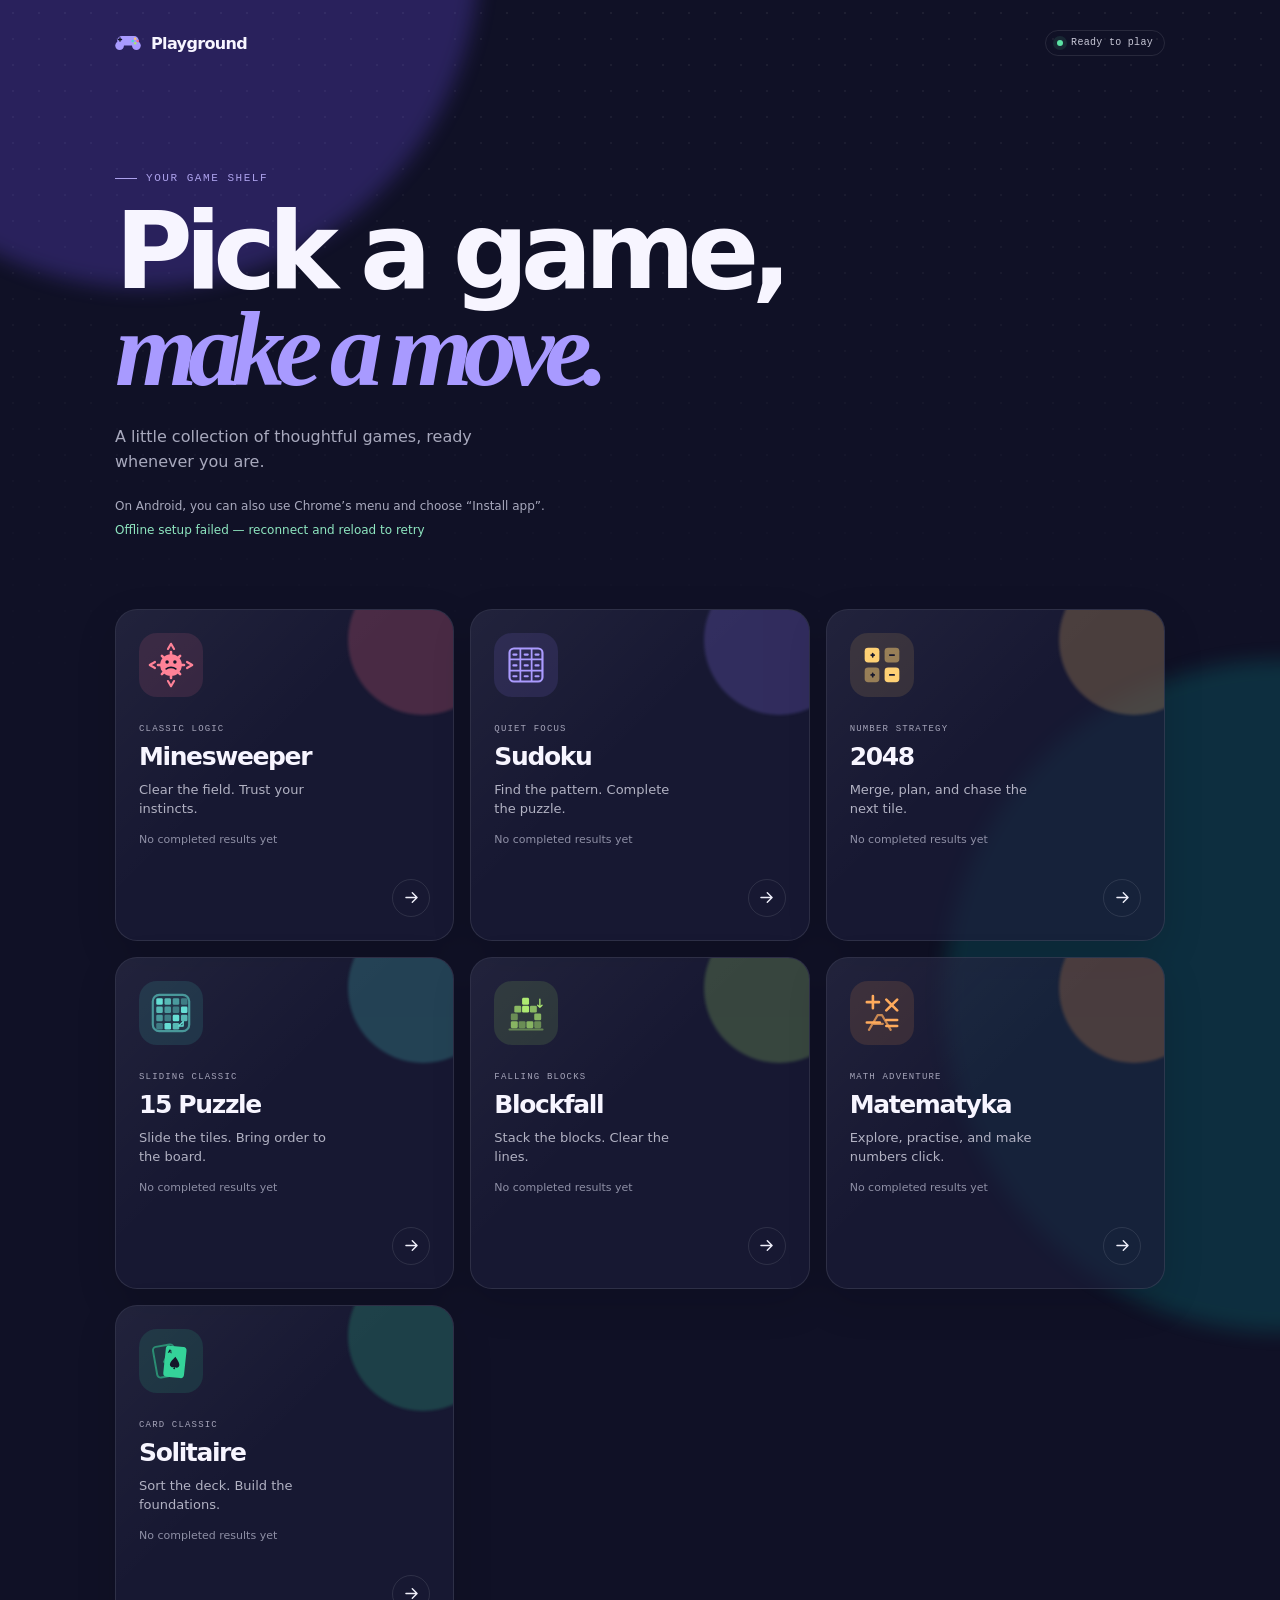
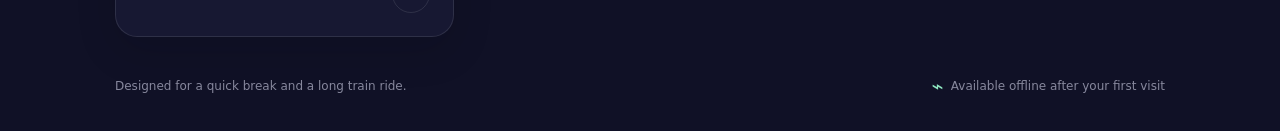
<file: index.html>
<!doctype html>
<html lang="en">
  <head>
    <meta charset="UTF-8" />
    <meta name="viewport" content="width=device-width, initial-scale=1.0" />
    <meta
      name="description"
      content="A beautifully simple, offline-ready collection of Grzegorz Perkowski's games."
    />
    <meta name="theme-color" content="#10132a" />
    <link rel="manifest" href="manifest.webmanifest" />
    <link rel="icon" href="assets/icon.svg" type="image/svg+xml" />
    <link rel="apple-touch-icon" href="assets/apple-touch-icon.png" />
    <link rel="stylesheet" href="styles.css" />
    <title>Playground — Game Collection</title>
  </head>
  <body>
    <div class="ambient ambient-one" aria-hidden="true"></div>
    <div class="ambient ambient-two" aria-hidden="true"></div>

    <main class="page-shell">
      <header class="topbar">
        <a class="brand" href="#top" aria-label="Playground home">
          <span class="brand-mark" aria-hidden="true">
            <svg viewBox="-214 -82 428 236" fill="none" xmlns="http://www.w3.org/2000/svg">
              <rect x="-178" y="-78" width="356" height="156" rx="78" fill="#A89AFF"/>
              <circle cx="-138" cy="78" r="72" fill="#A89AFF"/>
              <circle cx="138" cy="78" r="72" fill="#A89AFF"/>
              <rect x="-168" y="-32" width="72" height="22" rx="7" fill="#101126"/>
              <rect x="-143" y="-57" width="22" height="72" rx="7" fill="#101126"/>
              <circle cx="118" cy="-36" r="20" fill="#FFC66B"/>
              <circle cx="158" cy="2" r="20" fill="#FA6F88"/>
              <circle cx="78" cy="2" r="20" fill="#50D7D0"/>
              <circle cx="118" cy="40" r="20" fill="#A8E76D"/>
            </svg>
          </span>
          <span>Playground</span>
        </a>
        <div class="connection" aria-live="polite">
          <span class="connection-dot"></span>
          <span class="connection-label">Ready to play</span>
        </div>
      </header>

      <section class="intro" id="top">
        <p class="eyebrow"><span></span> YOUR GAME SHELF</p>
        <h1>Pick a game,<br /><em>make a move.</em></h1>
        <p class="lede">
          A little collection of thoughtful games, ready whenever you are.
        </p>
        <div class="pwa-actions" aria-label="App controls">
          <button id="install-button" type="button" hidden>Install Playground</button>
          <p id="install-help">On Android, you can also use Chrome’s menu and choose “Install app”.</p>
          <p id="offline-status" role="status" aria-live="polite">Preparing offline games…</p>
        </div>
        <aside id="update-panel" class="update-panel" role="status" hidden>
          <span>Update available. Your current game is saved before reload.</span>
          <button id="update-button" type="button">Reload</button>
        </aside>
      </section>

      <section class="game-grid" aria-label="Games">
        <a
          class="game-card minesweeper"
          href="apps/minesweeper/index.html"
          data-goatcounter-click="minesweeper"
          data-goatcounter-referrer="mygame"
          aria-label="Open Minesweeper"
        >
          <span class="card-glow" aria-hidden="true"></span>
          <span class="game-icon icon-mine" aria-hidden="true">
            <svg viewBox="0 0 120 120" fill="none" xmlns="http://www.w3.org/2000/svg">
              <path d="M60 30v60M30 60h60M39 39l42 42M81 39 39 81" stroke="currentColor" stroke-width="6" stroke-linecap="round"/>
              <path d="m53 23 7-12 7 12M53 97l7 12 7-12M23 53 11 60l12 7M97 53l12 7-12 7" stroke="currentColor" stroke-width="5" stroke-linecap="round" stroke-linejoin="round"/>
              <circle cx="60" cy="60" r="25" fill="currentColor"/>
              <circle cx="51" cy="53" r="4" fill="#14162a"/><circle cx="69" cy="53" r="4" fill="#14162a"/>
              <path d="M49 69c6-5 16-5 22 0" stroke="#14162a" stroke-width="4" stroke-linecap="round"/>
            </svg>
          </span>
          <span class="game-info">
            <span class="game-type">CLASSIC LOGIC</span>
            <span class="game-title">Minesweeper</span>
            <span class="game-description">Clear the field. Trust your instincts.</span>
            <span class="device-result" data-result="minesweeper">No completed results yet</span>
          </span>
          <span class="open-game" aria-hidden="true">
            <svg viewBox="0 0 24 24" fill="none"><path d="M5 12h13M13 6l6 6-6 6" stroke="currentColor" stroke-width="1.8" stroke-linecap="round" stroke-linejoin="round"/></svg>
          </span>
        </a>

        <a
          class="game-card sudoku"
          href="apps/sudoku/index.html"
          data-goatcounter-click="sudoku"
          data-goatcounter-referrer="mygame"
          aria-label="Open Sudoku"
        >
          <span class="card-glow" aria-hidden="true"></span>
          <span class="game-icon icon-sudoku" aria-hidden="true">
            <svg viewBox="0 0 120 120" fill="none" xmlns="http://www.w3.org/2000/svg">
              <rect x="22" y="22" width="76" height="76" rx="10" stroke="currentColor" stroke-width="5"/>
              <path d="M47 23v74M73 23v74M23 47h74M23 73h74" stroke="currentColor" stroke-width="4"/>
              <path d="M31 36h7M57 36h7M82 36h7M31 61h7M57 61h7M82 61h7M31 86h7M57 86h7M82 86h7" stroke="currentColor" stroke-width="5" stroke-linecap="round"/>
            </svg>
          </span>
          <span class="game-info">
            <span class="game-type">QUIET FOCUS</span>
            <span class="game-title">Sudoku</span>
            <span class="game-description">Find the pattern. Complete the puzzle.</span>
            <span class="device-result" data-result="sudoku">No completed results yet</span>
          </span>
          <span class="open-game" aria-hidden="true">
            <svg viewBox="0 0 24 24" fill="none"><path d="M5 12h13M13 6l6 6-6 6" stroke="currentColor" stroke-width="1.8" stroke-linecap="round" stroke-linejoin="round"/></svg>
          </span>
        </a>

        <a
          class="game-card twenty-forty-eight"
          href="apps/2048/index.html"
          data-goatcounter-click="2048"
          data-goatcounter-referrer="mygame"
          aria-label="Open 2048"
        >
          <span class="card-glow" aria-hidden="true"></span>
          <span class="game-icon icon-2048" aria-hidden="true">
            <svg viewBox="0 0 120 120" fill="none" xmlns="http://www.w3.org/2000/svg">
              <rect x="20" y="20" width="34" height="34" rx="8" fill="currentColor"/>
              <rect x="66" y="20" width="34" height="34" rx="8" fill="currentColor" opacity=".48"/>
              <rect x="20" y="66" width="34" height="34" rx="8" fill="currentColor" opacity=".48"/>
              <rect x="66" y="66" width="34" height="34" rx="8" fill="currentColor"/>
              <path d="M35 37h7m-3.5-3.5V41M78 37h10M35 83h7m-3.5-3.5V87M78 83h10" stroke="#17182d" stroke-width="4" stroke-linecap="round"/>
            </svg>
          </span>
          <span class="game-info">
            <span class="game-type">NUMBER STRATEGY</span>
            <span class="game-title">2048</span>
            <span class="game-description">Merge, plan, and chase the next tile.</span>
            <span class="device-result" data-result="2048">No completed results yet</span>
          </span>
          <span class="open-game" aria-hidden="true">
            <svg viewBox="0 0 24 24" fill="none"><path d="M5 12h13M13 6l6 6-6 6" stroke="currentColor" stroke-width="1.8" stroke-linecap="round" stroke-linejoin="round"/></svg>
          </span>
        </a>

        <a
          class="game-card fifteen-puzzle"
          href="apps/15puzzle/index.html"
          data-goatcounter-click="15puzzle"
          data-goatcounter-referrer="mygame"
          aria-label="Open 15 Puzzle"
        >
          <span class="card-glow" aria-hidden="true"></span>
          <span class="game-icon icon-fifteen-puzzle" aria-hidden="true">
            <svg viewBox="0 0 120 120" fill="none" xmlns="http://www.w3.org/2000/svg">
              <rect x="18" y="18" width="84" height="84" rx="15" stroke="currentColor" stroke-width="5" opacity=".58"/>
              <g fill="currentColor">
                <rect x="26" y="26" width="15" height="15" rx="3"/>
                <rect x="45" y="26" width="15" height="15" rx="3" opacity=".78"/>
                <rect x="64" y="26" width="15" height="15" rx="3" opacity=".6"/>
                <rect x="83" y="26" width="15" height="15" rx="3" opacity=".42"/>
                <rect x="26" y="45" width="15" height="15" rx="3" opacity=".78"/>
                <rect x="45" y="45" width="15" height="15" rx="3" opacity=".6"/>
                <rect x="64" y="45" width="15" height="15" rx="3" opacity=".42"/>
                <rect x="83" y="45" width="15" height="15" rx="3"/>
                <rect x="26" y="64" width="15" height="15" rx="3" opacity=".6"/>
                <rect x="45" y="64" width="15" height="15" rx="3" opacity=".42"/>
                <rect x="64" y="64" width="15" height="15" rx="3"/>
                <rect x="83" y="64" width="15" height="15" rx="3" opacity=".78"/>
                <rect x="26" y="83" width="15" height="15" rx="3" opacity=".42"/>
                <rect x="45" y="83" width="15" height="15" rx="3"/>
                <rect x="64" y="83" width="15" height="15" rx="3" opacity=".78"/>
              </g>
              <path d="M88 80v10H78" stroke="currentColor" stroke-width="3" stroke-linecap="round" stroke-linejoin="round"/>
              <path d="m79 89 9-9" stroke="currentColor" stroke-width="3" stroke-linecap="round"/>
            </svg>
          </span>
          <span class="game-info">
            <span class="game-type">SLIDING CLASSIC</span>
            <span class="game-title">15 Puzzle</span>
            <span class="game-description">Slide the tiles. Bring order to the board.</span>
            <span class="device-result" data-result="15puzzle">No completed results yet</span>
          </span>
          <span class="open-game" aria-hidden="true">
            <svg viewBox="0 0 24 24" fill="none"><path d="M5 12h13M13 6l6 6-6 6" stroke="currentColor" stroke-width="1.8" stroke-linecap="round" stroke-linejoin="round"/></svg>
          </span>
        </a>

        <a
          class="game-card blockfall"
          href="apps/blockfall/index.html"
          data-goatcounter-click="blockfall"
          data-goatcounter-referrer="mygame"
          aria-label="Open Blockfall"
        >
          <span class="card-glow" aria-hidden="true"></span>
          <span class="game-icon icon-blockfall" aria-hidden="true">
            <svg viewBox="0 0 120 120" fill="none" xmlns="http://www.w3.org/2000/svg">
              <path d="M22 98h76" stroke="currentColor" stroke-width="5" stroke-linecap="round" opacity=".42"/>
              <g fill="currentColor" opacity=".7">
                <rect x="25" y="79" width="16" height="16" rx="3"/>
                <rect x="43" y="79" width="16" height="16" rx="3" opacity=".68"/>
                <rect x="61" y="79" width="16" height="16" rx="3"/>
                <rect x="79" y="79" width="16" height="16" rx="3" opacity=".68"/>
                <rect x="25" y="61" width="16" height="16" rx="3" opacity=".68"/>
                <rect x="79" y="61" width="16" height="16" rx="3"/>
              </g>
              <g fill="currentColor">
                <rect x="51" y="25" width="16" height="16" rx="3"/>
                <rect x="33" y="43" width="16" height="16" rx="3" opacity=".72"/>
                <rect x="51" y="43" width="16" height="16" rx="3"/>
                <rect x="69" y="43" width="16" height="16" rx="3" opacity=".72"/>
              </g>
              <path d="M92 28v19m0 0-5-5m5 5 5-5" stroke="currentColor" stroke-width="3" stroke-linecap="round" stroke-linejoin="round"/>
            </svg>
          </span>
          <span class="game-info">
            <span class="game-type">FALLING BLOCKS</span>
            <span class="game-title">Blockfall</span>
            <span class="game-description">Stack the blocks. Clear the lines.</span>
            <span class="device-result" data-result="blockfall">No completed results yet</span>
          </span>
          <span class="open-game" aria-hidden="true">
            <svg viewBox="0 0 24 24" fill="none"><path d="M5 12h13M13 6l6 6-6 6" stroke="currentColor" stroke-width="1.8" stroke-linecap="round" stroke-linejoin="round"/></svg>
          </span>
        </a>

        <a
          class="game-card matematyka"
          href="apps/matematyka/index.html"
          data-goatcounter-click="matematyka"
          data-goatcounter-referrer="mygame"
          aria-label="Open Matematyka"
        >
          <span class="card-glow" aria-hidden="true"></span>
          <span class="game-icon icon-matematyka" aria-hidden="true">
            <svg viewBox="0 0 120 120" fill="none" xmlns="http://www.w3.org/2000/svg">
              <path d="M25 35h28M39 21v28M70 29l25 25M95 29 70 54M25 82h30M70 76h25M70 90h25" stroke="currentColor" stroke-width="6" stroke-linecap="round" stroke-linejoin="round"/>
              <path d="M30 99 50 65h10l20 34M38 85h24" stroke="currentColor" stroke-width="5" stroke-linecap="round" stroke-linejoin="round" opacity=".72"/>
            </svg>
          </span>
          <span class="game-info">
            <span class="game-type">MATH ADVENTURE</span>
            <span class="game-title">Matematyka</span>
            <span class="game-description">Explore, practise, and make numbers click.</span>
            <span class="device-result" data-result="matematyka">No completed results yet</span>
          </span>
          <span class="open-game" aria-hidden="true">
            <svg viewBox="0 0 24 24" fill="none"><path d="M5 12h13M13 6l6 6-6 6" stroke="currentColor" stroke-width="1.8" stroke-linecap="round" stroke-linejoin="round"/></svg>
          </span>
        </a>

        <a
          class="game-card solitaire"
          href="apps/solitaire/index.html"
          data-goatcounter-click="solitaire"
          data-goatcounter-referrer="mygame"
          aria-label="Open Solitaire"
        >
          <span class="card-glow" aria-hidden="true"></span>
          <span class="game-icon icon-solitaire" aria-hidden="true">
            <svg viewBox="0 0 120 120" fill="none" xmlns="http://www.w3.org/2000/svg">
              <rect x="23" y="24" width="48" height="72" rx="8" transform="rotate(-10 47 60)" stroke="currentColor" stroke-width="4.5" opacity=".55"/>
              <path d="M47 53l6 8-6 8-6-8z" transform="rotate(-10 47 60)" fill="currentColor" opacity=".55"/>
              <g transform="rotate(6 69 62)">
                <rect x="45" y="26" width="48" height="72" rx="8" fill="currentColor"/>
                <path d="M53.5 35h3l3 8h-1.8l-.6-1.7h-4.2l-.6 1.7h-1.8zm2.5 4.8h3l-1.5-4.2z" fill="#14162a"/>
                <path d="M69 50c-4 5.5-11 12.5-11 18.5a6.5 6.5 0 0 0 10.2 5.3l-1.7 5.2h5l-1.7-5.2A6.5 6.5 0 0 0 80 68.5c0-6-7-13-11-18.5z" fill="#14162a"/>
              </g>
            </svg>
          </span>
          <span class="game-info">
            <span class="game-type">CARD CLASSIC</span>
            <span class="game-title">Solitaire</span>
            <span class="game-description">Sort the deck. Build the foundations.</span>
            <span class="device-result" data-result="solitaire">No completed results yet</span>
          </span>
          <span class="open-game" aria-hidden="true">
            <svg viewBox="0 0 24 24" fill="none"><path d="M5 12h13M13 6l6 6-6 6" stroke="currentColor" stroke-width="1.8" stroke-linecap="round" stroke-linejoin="round"/></svg>
          </span>
        </a>
      </section>

      <footer>
        <p>Designed for a quick break and a long train ride.</p>
        <p class="offline-note"><span class="offline-icon">⌁</span> Available offline after your first visit</p>
      </footer>
    </main>
    <script src="app.js"></script>
    <script src="pwa/register.js" defer></script>
  <script data-goatcounter="https://mygame.goatcounter.com/count" async src="https://gc.zgo.at/count.js"></script>
</body>
</html>
</file>
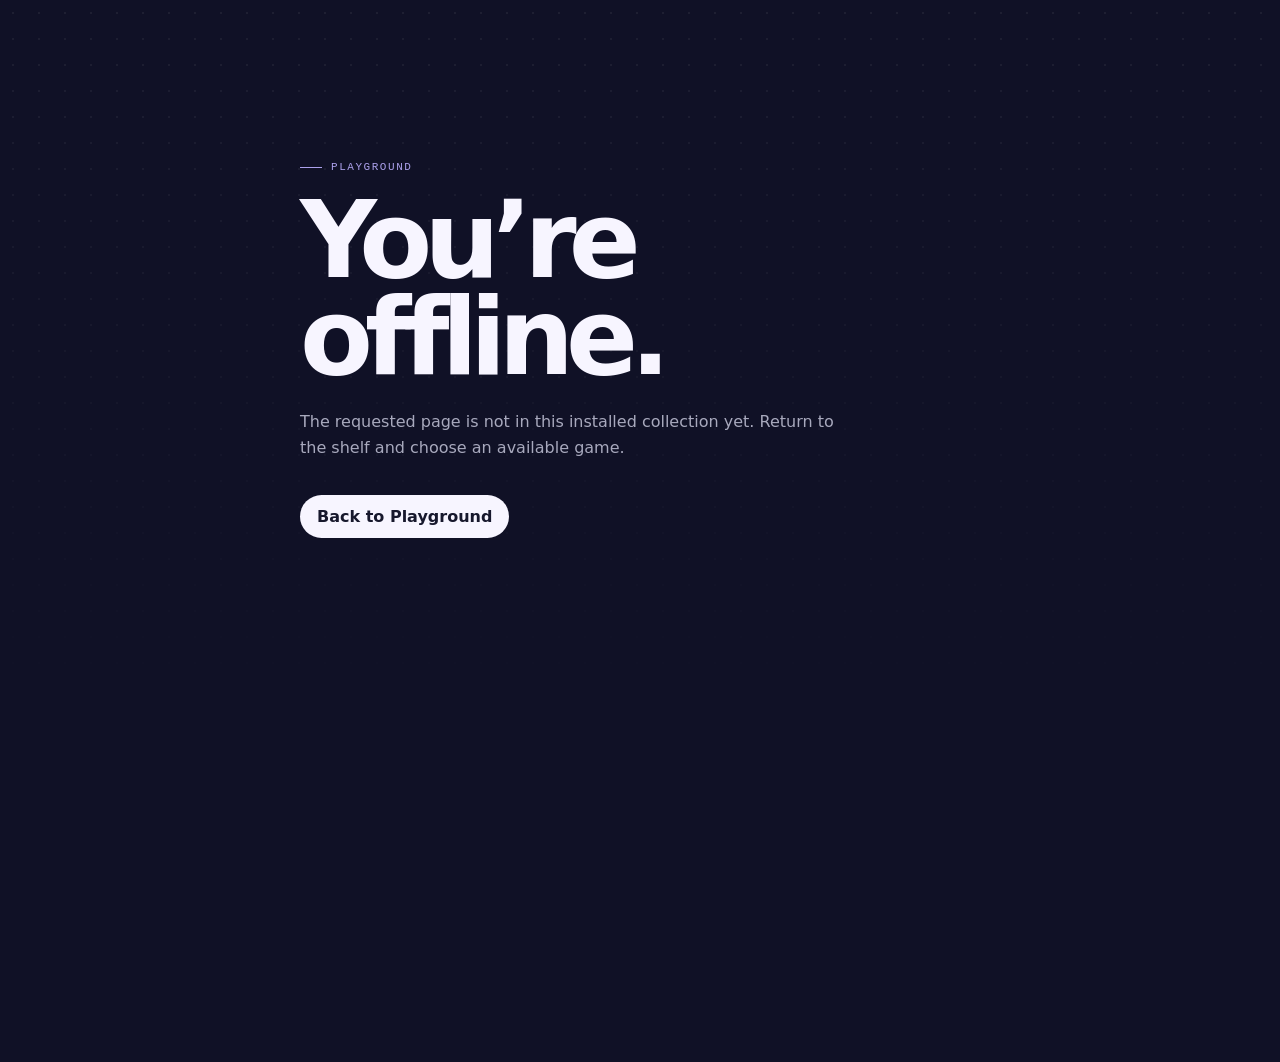
<file: offline.html>
<!doctype html>
<html lang="en">
<head><meta charset="utf-8"><meta name="viewport" content="width=device-width"><meta name="theme-color" content="#10132a"><title>Playground is offline</title><link rel="stylesheet" href="styles.css"></head>
<body><main class="offline-page"><p class="eyebrow"><span></span> PLAYGROUND</p><h1>You’re offline.</h1><p>The requested page is not in this installed collection yet. Return to the shelf and choose an available game.</p><a href="./">Back to Playground</a></main></body>
</html>
</file>
<file: styles.css>
:root {
  color-scheme: dark;
  --ink: #f7f5ff;
  --muted: #a8a9bd;
  --surface: rgba(28, 29, 57, 0.67);
  --line: rgba(255, 255, 255, 0.1);
  --background: #101126;
}

* { box-sizing: border-box; }
html { scroll-behavior: smooth; }
body {
  min-width: 320px;
  min-height: 100vh;
  margin: 0;
  overflow-x: hidden;
  color: var(--ink);
  background: var(--background);
  font-family: Inter, ui-sans-serif, system-ui, -apple-system, BlinkMacSystemFont, "Segoe UI", sans-serif;
}

body::before {
  position: fixed;
  z-index: -2;
  inset: 0;
  content: "";
  background-image: radial-gradient(rgba(255,255,255,.06) 1px, transparent 1px);
  background-size: 26px 26px;
  mask-image: linear-gradient(to bottom, black, transparent 84%);
}

.ambient { position: fixed; z-index: -1; width: 42rem; aspect-ratio: 1; border-radius: 50%; filter: blur(10px); opacity: .25; pointer-events: none; }
.ambient-one { top: -24rem; left: -12rem; background: #7555ff; }
.ambient-two { right: -21rem; bottom: -27rem; background: #00b9b1; opacity: .18; }
.page-shell { width: min(100% - 48px, 1050px); margin: 0 auto; padding: 30px 0 38px; }

.topbar { display: flex; align-items: center; justify-content: space-between; }
.brand { display: inline-flex; align-items: center; gap: 10px; color: var(--ink); font-weight: 700; text-decoration: none; letter-spacing: -.04em; }
.brand-mark { display: grid; width: 26px; height: 20px; }
.brand-mark svg { display: block; width: 100%; height: 100%; }
.connection { display: inline-flex; align-items: center; gap: 8px; border: 1px solid var(--line); border-radius: 999px; padding: 7px 11px; color: #c8c8d7; font: 500 10px/1 "DM Mono", monospace; letter-spacing: .03em; }
.connection-dot { width: 6px; height: 6px; border-radius: 50%; background: #5ce2a4; box-shadow: 0 0 0 4px rgba(92,226,164,.11); }

.intro { margin: clamp(74px, 13vh, 132px) 0 clamp(44px, 8vh, 78px); }
.eyebrow { display: flex; align-items: center; gap: 9px; margin: 0 0 19px; color: #aca1ec; font: 500 11px/1 "DM Mono", monospace; letter-spacing: .14em; }
.eyebrow span { width: 22px; height: 1px; background: currentColor; }
h1 { max-width: 760px; margin: 0; font-size: clamp(3.65rem, 8.3vw, 6.9rem); font-weight: 700; line-height: .91; letter-spacing: -.075em; }
h1 em { color: #a89aff; font-family: Georgia, "Times New Roman", serif; font-weight: 600; letter-spacing: -.09em; }
.lede { max-width: 380px; margin: 28px 0 0; color: var(--muted); font-size: 16px; line-height: 1.55; }
.pwa-actions { display: flex; flex-wrap: wrap; align-items: center; gap: 10px; max-width: 720px; margin-top: 24px; }
.pwa-actions button, .update-panel button { border: 1px solid rgba(255,255,255,.18); border-radius: 999px; padding: 10px 14px; color: var(--ink); background: rgba(255,255,255,.08); font: 650 12px/1.2 inherit; cursor: pointer; }
.pwa-actions button:hover, .update-panel button:hover { background: rgba(255,255,255,.15); }
.pwa-actions p { margin: 0; color: var(--muted); font-size: 12px; }
#install-help { flex-basis: 100%; }
#offline-status { color: #8ee6c0; }
.update-panel { display: flex; align-items: center; justify-content: space-between; gap: 16px; max-width: 620px; margin-top: 14px; border: 1px solid rgba(168,154,255,.35); border-radius: 14px; padding: 12px 14px; color: #e8e3ff; background: rgba(91,70,180,.2); font-size: 13px; }
.update-panel[hidden] { display: none; }

.game-grid { display: grid; grid-template-columns: repeat(6, 1fr); gap: 16px; }
.game-card { position: relative; display: flex; grid-column: span 2; min-height: 332px; flex-direction: column; overflow: hidden; border: 1px solid var(--line); border-radius: 22px; padding: 23px; color: var(--ink); background: var(--surface); box-shadow: 0 14px 40px rgba(3, 3, 17, .14); isolation: isolate; text-decoration: none; transition: transform .35s cubic-bezier(.2,.8,.2,1), border-color .35s ease, box-shadow .35s ease; }
.game-card::after { position: absolute; z-index: -1; inset: 0; content: ""; background: linear-gradient(135deg, rgba(255,255,255,.09), transparent 44%); opacity: .5; transition: opacity .35s ease; }
.card-glow { position: absolute; z-index: -1; top: -70px; right: -70px; width: 200px; height: 200px; border-radius: 50%; filter: blur(2px); opacity: .22; transform: scale(.75); transition: transform .5s cubic-bezier(.2,.8,.2,1), opacity .4s ease; }
.minesweeper .card-glow { background: #fa6f88; }.sudoku .card-glow { background: #8f79fa; }.twenty-forty-eight .card-glow { background: #ffc66b; }.fifteen-puzzle .card-glow { background: #50d7d0; }.blockfall .card-glow { background: #a8e76d; }.matematyka .card-glow { background: #ff9d4d; }.solitaire .card-glow { background: #34d399; }
.game-icon { display: grid; width: 64px; height: 64px; place-items: center; border-radius: 18px; color: #ff8297; background: rgba(255, 118, 144, .12); transition: transform .45s cubic-bezier(.2,.8,.2,1), background .35s ease; }
.game-icon svg { width: 52px; height: 52px; }
.icon-sudoku { color: #ab9bff; background: rgba(149,124,255,.13); }.icon-2048 { color: #ffd174; background: rgba(255,198,100,.12); }.icon-fifteen-puzzle { color: #66ded4; background: rgba(75,213,203,.13); }.icon-blockfall { color: #aeea72; background: rgba(162,226,101,.13); }.icon-matematyka { color: #ffab5c; background: rgba(255,157,77,.13); }.icon-solitaire { color: #34d399; background: rgba(52,211,153,.13); }
.game-info { display: flex; flex-grow: 1; flex-direction: column; margin-top: 28px; }
.game-type { margin-bottom: 8px; color: #a6a5ba; font: 500 9px/1 "DM Mono", monospace; letter-spacing: .13em; }
.game-title { font-size: 25px; font-weight: 700; letter-spacing: -.055em; }
.game-description { max-width: 190px; margin-top: 9px; color: #b2b2c3; font-size: 13px; line-height: 1.5; }
.device-result { display: grid; gap: 3px; margin-top: 14px; color: #8e8fa5; font-size: 11px; line-height: 1.3; }
.device-result strong { color: #d9d7e6; font-size: 12px; }
.open-game { display: grid; width: 38px; height: 38px; place-items: center; align-self: flex-end; border: 1px solid var(--line); border-radius: 50%; color: #efeffa; transition: background .3s ease, color .3s ease, transform .3s ease; }
.open-game svg { width: 19px; }

@media (hover: hover) {
  .game-card:hover { transform: translateY(-9px); border-color: rgba(255,255,255,.22); box-shadow: 0 27px 48px rgba(2, 3, 18, .35); }
  .game-card:hover::after { opacity: 1; }.game-card:hover .card-glow { opacity: .62; transform: scale(1.15); }
  .game-card:hover .game-icon { transform: rotate(-7deg) translateY(-3px) scale(1.09); }
  .sudoku:hover .game-icon { transform: rotate(4deg) translateY(-3px) scale(1.09); }.twenty-forty-eight:hover .game-icon { transform: rotate(7deg) translateY(-3px) scale(1.09); }.fifteen-puzzle:hover .game-icon { transform: rotate(-4deg) translateY(-3px) scale(1.09); }.blockfall:hover .game-icon { transform: rotate(5deg) translateY(-3px) scale(1.09); }.solitaire:hover .game-icon { transform: rotate(-5deg) translateY(-3px) scale(1.09); }
  .game-card:hover .open-game { color: #17182d; background: #f6f4ff; transform: translateX(4px); }
}
.game-card:focus-visible { outline: 3px solid #c8bfff; outline-offset: 4px; }

footer { display: flex; align-items: center; justify-content: space-between; gap: 20px; margin-top: 42px; color: #87889d; font-size: 12px; }
footer p { margin: 0; }.offline-note { display: flex; align-items: center; gap: 7px; }.offline-icon { color: #8ee6c0; font-size: 20px; line-height: 8px; }
body.is-offline .connection-dot { background: #ffc866; box-shadow: 0 0 0 4px rgba(255,200,102,.11); }
.offline-page { width: min(100% - 40px, 680px); margin: 18vh auto 0; }
.offline-page h1 { margin-bottom: 24px; }
.offline-page > p:not(.eyebrow) { max-width: 560px; color: var(--muted); line-height: 1.6; }
.offline-page > a { display: inline-block; margin-top: 18px; border-radius: 999px; padding: 12px 17px; color: #17182d; background: #f7f5ff; font-weight: 700; text-decoration: none; }

@media (max-width: 720px) {
  .page-shell { width: min(100% - 32px, 520px); padding-top: 21px; }.connection { padding: 7px 9px; }.connection-label { font-size: 0; }.connection-label::after { content: "ONLINE"; font-size: 9px; }
  .intro { margin: 74px 0 43px; }h1 { font-size: clamp(3.3rem, 15.8vw, 5.3rem); }.lede { margin-top: 21px; }.pwa-actions { align-items: stretch; flex-direction: column; }.pwa-actions button { width: 100%; }.update-panel { align-items: stretch; flex-direction: column; }
  .game-grid { grid-template-columns: 1fr; gap: 12px; }.game-card { grid-column: 1 / -1; min-height: 173px; flex-direction: row; align-items: flex-start; padding: 19px; }.game-info { margin: 2px 14px 0 17px; }.game-title { font-size: 22px; }.game-description { margin-top: 6px; }.open-game { align-self: center; flex: 0 0 auto; }.game-icon { width: 57px; height: 57px; flex: 0 0 auto; border-radius: 16px; }.game-icon svg { width: 47px; height: 47px; }
  footer { align-items: flex-start; flex-direction: column; gap: 9px; margin-top: 31px; }
}
@media (min-width: 721px) and (max-width: 930px) {
  .game-grid { grid-template-columns: repeat(2, 1fr); }
  .game-card { grid-column: auto; }
  .solitaire { grid-column: 1 / -1; }
}
@media (prefers-reduced-motion: reduce) { *, *::before, *::after { scroll-behavior: auto !important; transition-duration: .01ms !important; animation-duration: .01ms !important; animation-iteration-count: 1 !important; } }
</file>
